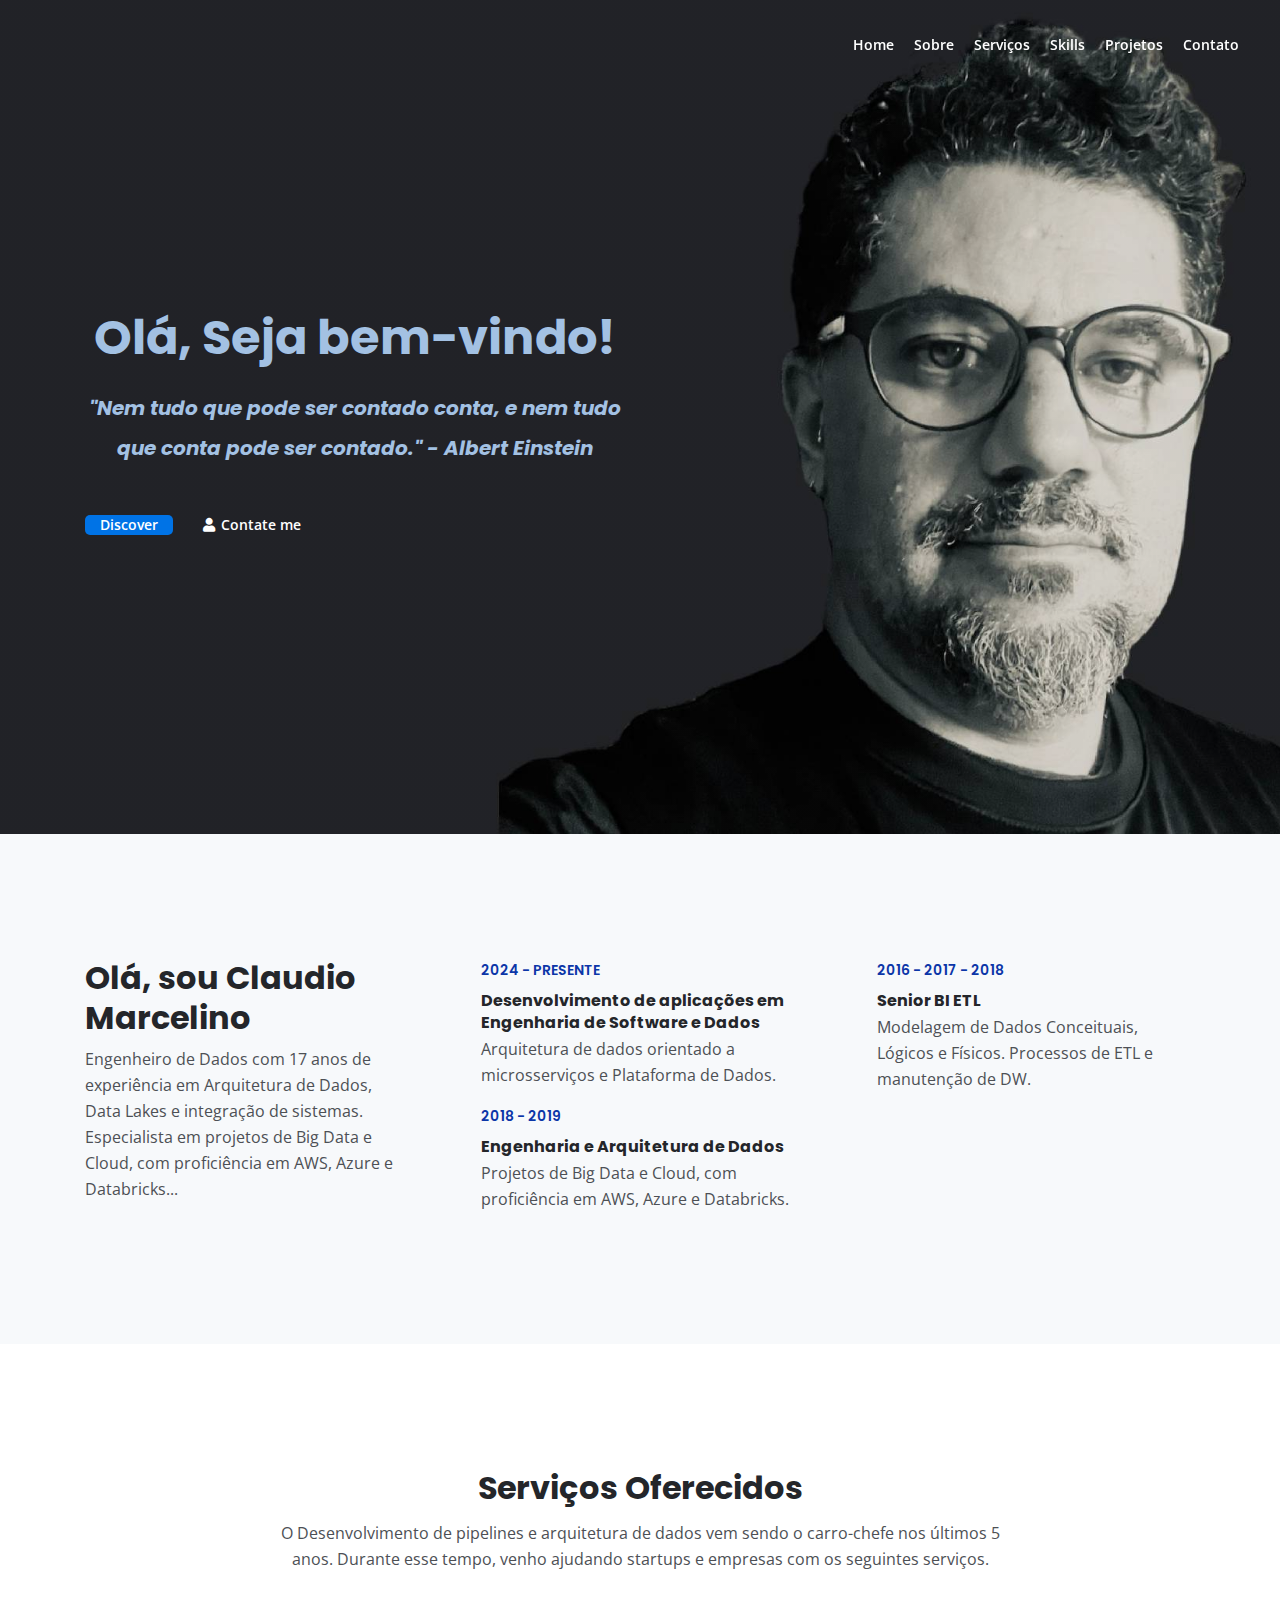
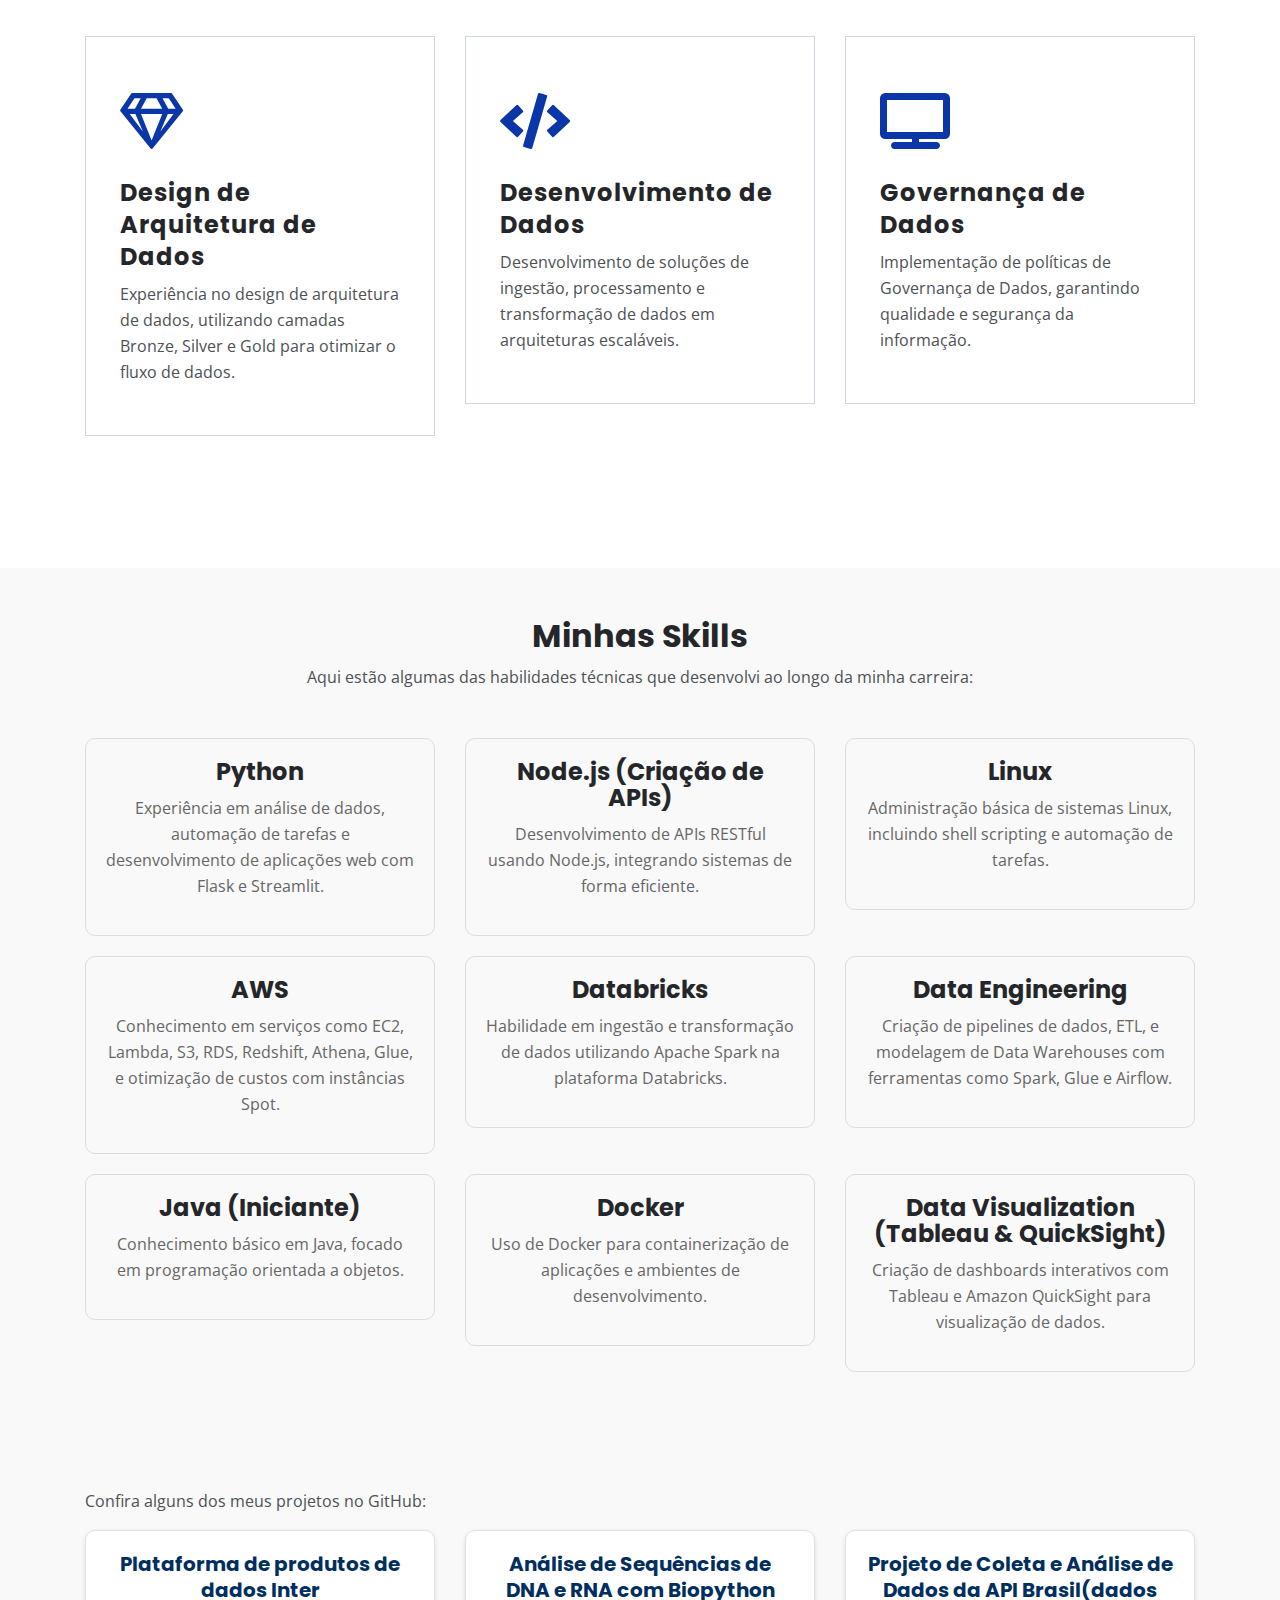
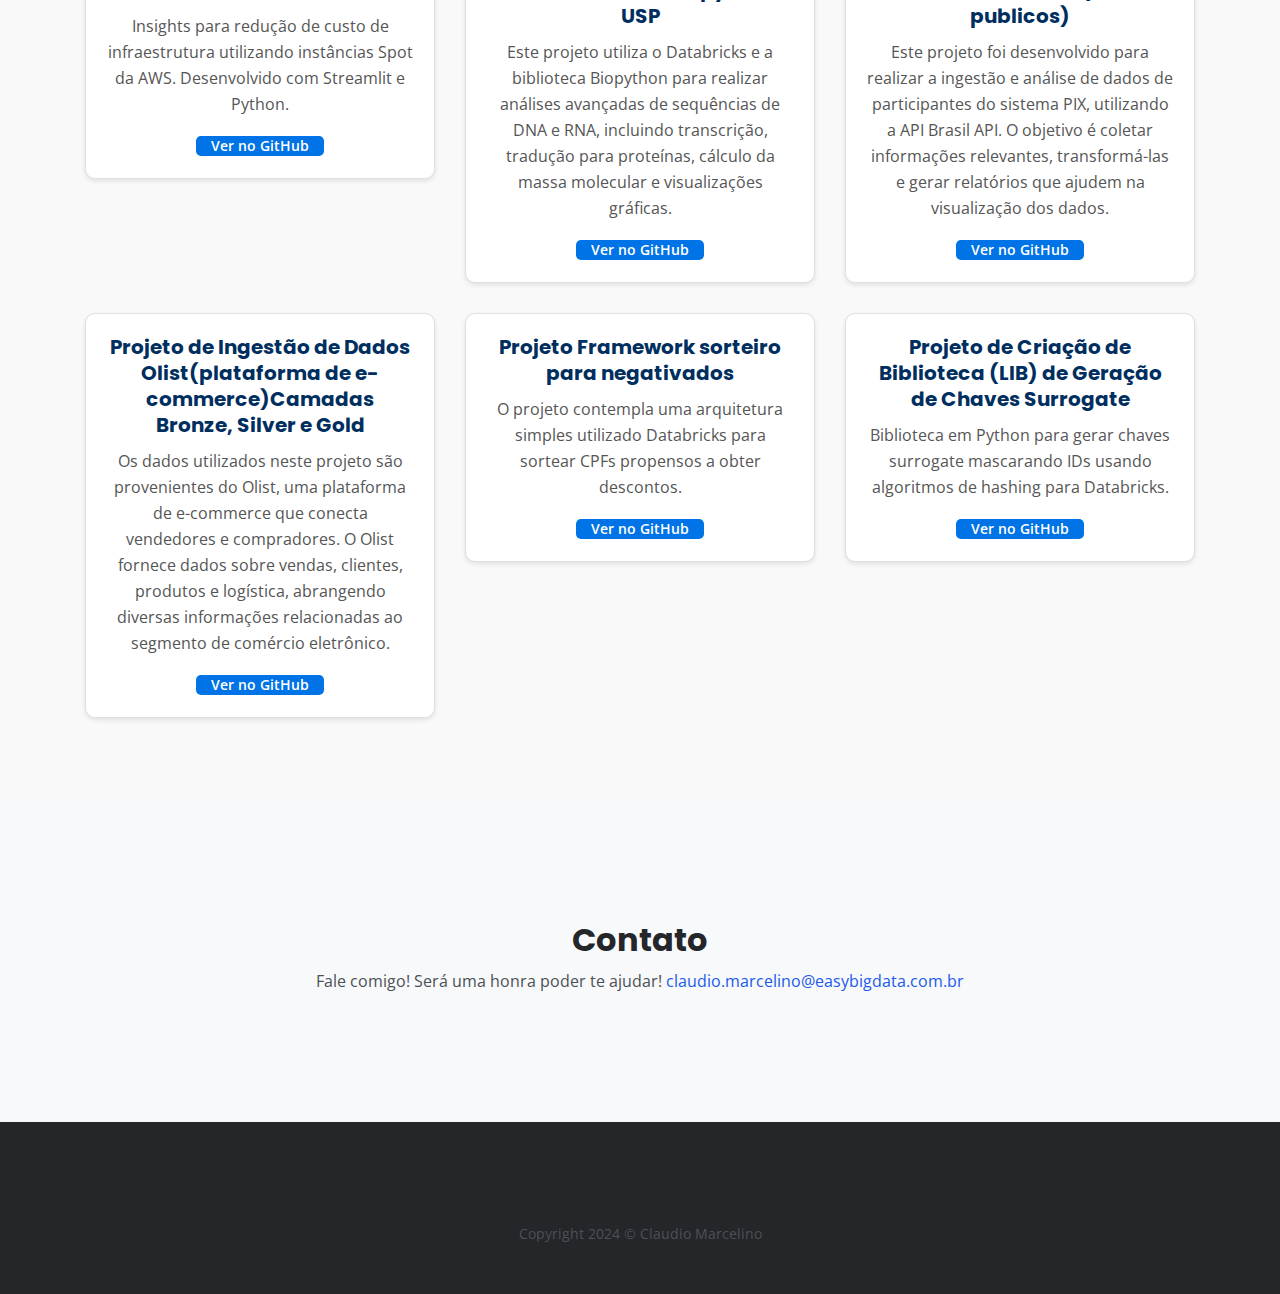
<file: docs/index.html>
<!DOCTYPE html>
<html lang="en">

<head>
    <meta charset="utf-8">
    <meta name="viewport" content="width=device-width, initial-scale=1, shrink-to-fit=no">
    <meta name="description" content="Your description">
    <meta name="author" content="Your name">
    
    <!-- SEO Meta Tags -->
    <meta name="description" content="Your description">
    <meta name="author" content="Your name">

    <!-- Webpage Title -->
    <title>Claudio Marcelino - Portfólio</title>

    <!-- Styles -->
    <link rel="preconnect" href="https://fonts.gstatic.com">
    <link href="https://fonts.googleapis.com/css2?family=Open+Sans:ital,wght@0,400;0,600;0,700;1,400&family=Poppins:wght@600&display=swap" rel="stylesheet">
    <link href="css/bootstrap.css" rel="stylesheet">
    <link href="css/fontawesome-all.css" rel="stylesheet">
    <link href="css/styles.css" rel="stylesheet">
</head>

<body>
    <!-- Navigation -->
    <nav class="navbar navbar-expand-lg fixed-top navbar-dark">
        <div class="container">
            <button class="navbar-toggler p-0 border-0" type="button" data-toggle="offcanvas">
                <span class="navbar-toggler-icon"></span>
            </button>

            <div class="navbar-collapse offcanvas-collapse" id="navbarsExampleDefault">
                <ul class="navbar-nav ml-auto">
                    <li class="nav-item">
                        <a class="nav-link page-scroll" href="#header">Home</a>
                    </li>
                    <li class="nav-item">
                        <a class="nav-link page-scroll" href="#sobre">Sobre</a>
                    </li>
                    <li class="nav-item">
                        <a class="nav-link page-scroll" href="#servicos">Serviços</a>
                    </li>
                    <li class="nav-item">
                        <a class="nav-link page-scroll" href="#skills">Skills</a>
                    </li>
                    <li class="nav-item">
                        <a class="nav-link page-scroll" href="#projetos">Projetos</a>
                    </li>
                    <li class="nav-item">
                        <a class="nav-link page-scroll" href="#contact">Contato</a>
                    </li>
                </ul>
            </div>
        </div>
    </nav>

    <!-- Header -->
    <header id="header" class="header">
        <div class="container">
            <div class="row">
                <div class="col-lg-6">
                    <div class="text-container">
                        <h1 class="h1-large">Olá, Seja bem-vindo!</h1>
                        <h2 class="h1-large">"Nem tudo que pode ser contado conta, e nem tudo que conta pode ser contado." - Albert Einstein</h2>
                        <a class="btn-solid-lg page-scroll" href="#sobre">Discover</a>
                        <a class="btn-outline-lg page-scroll" href="#contact"><i class="fas fa-user"></i>Contate me</a>
                    </div>
                </div>
            </div>
        </div>
    </header>

    <!-- Sobre -->
    <div id="sobre" class="basic-1 bg-gray">
        <div class="container">
            <div class="row">
                <div class="col-lg-4">
                    <div class="text-container first">
                        <h2>Olá, sou Claudio Marcelino</h2>
                        <p>Engenheiro de Dados com 17 anos de experiência em Arquitetura de Dados, Data Lakes e integração de sistemas. Especialista em projetos de Big Data e Cloud, com proficiência em AWS, Azure e Databricks...</p>
                    </div>
                </div>
                <div class="col-lg-4">
                    <div class="text-container second">
                        <div class="time">2024 - PRESENTE</div>
                        <h6>Desenvolvimento de aplicações em Engenharia de Software e Dados</h6>
                        <p>Arquitetura de dados orientado a microsserviços e Plataforma de Dados.</p>
                        <div class="time">2018 - 2019</div>
                        <h6>Engenharia e Arquitetura de Dados</h6>
                        <p>Projetos de Big Data e Cloud, com proficiência em AWS, Azure e Databricks.</p>
                    </div>
                </div>
                <div class="col-lg-4">
                    <div class="text-container third">
                        <div class="time">2016 - 2017 - 2018</div>
                        <h6>Senior BI ETL</h6>
                        <p>Modelagem de Dados Conceituais, Lógicos e Físicos. Processos de ETL e manutenção de DW.</p>
                    </div>
                </div>
            </div>
        </div>
    </div>

    <!-- Services -->
    <div id="servicos" class="basic-2">
        <div class="container">
            <div class="row">
                <div class="col-lg-12">
                    <h2 class="h2-heading">Serviços Oferecidos</h2>
                    <p class="p-heading">O Desenvolvimento de pipelines e arquitetura de dados vem sendo o carro-chefe nos últimos 5 anos. Durante esse tempo, venho ajudando startups e empresas com os seguintes serviços.</p>
                </div>
            </div>
            <div class="row">
                <div class="col-lg-4">
                    <div class="text-box">
                        <i class="far fa-gem"></i>
                        <h4>Design de Arquitetura de Dados</h4>
                        <p>Experiência no design de arquitetura de dados, utilizando camadas Bronze, Silver e Gold para otimizar o fluxo de dados.</p>
                    </div>
                </div>
                <div class="col-lg-4">
                    <div class="text-box">
                        <i class="fas fa-code"></i>
                        <h4>Desenvolvimento de Dados</h4>
                        <p>Desenvolvimento de soluções de ingestão, processamento e transformação de dados em arquiteturas escaláveis.</p>
                    </div>
                </div>
                <div class="col-lg-4">
                    <div class="text-box">
                        <i class="fas fa-tv"></i>
                        <h4>Governança de Dados</h4>
                        <p>Implementação de políticas de Governança de Dados, garantindo qualidade e segurança da informação.</p>
                    </div>
                </div>
            </div>
        </div>
    </div>

    <!-- Skills Section -->
    <section id="skills" class="pt-5 pb-5">
        <div class="container">
            <div class="row">
                <div class="col-lg-12 text-center">
                    <h2>Minhas Skills</h2>
                    <p class="mb-5">Aqui estão algumas das habilidades técnicas que desenvolvi ao longo da minha carreira:</p>
                </div>
            </div>
            <div class="row">
                <div class="col-lg-4">
                    <div class="skill-card">
                        <h5>Python</h5>
                        <p>Experiência em análise de dados, automação de tarefas e desenvolvimento de aplicações web com Flask e Streamlit.</p>
                    </div>
                </div>
                <div class="col-lg-4">
                    <div class="skill-card">
                        <h5>Node.js (Criação de APIs)</h5>
                        <p>Desenvolvimento de APIs RESTful usando Node.js, integrando sistemas de forma eficiente.</p>
                    </div>
                </div>
                <div class="col-lg-4">
                    <div class="skill-card">
                        <h5>Linux</h5>
                        <p>Administração básica de sistemas Linux, incluindo shell scripting e automação de tarefas.</p>
                    </div>
                </div>
            </div>
            <div class="row">
                <div class="col-lg-4">
                    <div class="skill-card">
                        <h5>AWS</h5>
                        <p>Conhecimento em serviços como EC2, Lambda, S3, RDS, Redshift, Athena, Glue, e otimização de custos com instâncias Spot.</p>
                    </div>
                </div>
                <div class="col-lg-4">
                    <div class="skill-card">
                        <h5>Databricks</h5>
                        <p>Habilidade em ingestão e transformação de dados utilizando Apache Spark na plataforma Databricks.</p>
                    </div>
                </div>
                <div class="col-lg-4">
                    <div class="skill-card">
                        <h5>Data Engineering</h5>
                        <p>Criação de pipelines de dados, ETL, e modelagem de Data Warehouses com ferramentas como Spark, Glue e Airflow.</p>
                    </div>
                </div>
            </div>
            <div class="row">
                <div class="col-lg-4">
                    <div class="skill-card">
                        <h5>Java (Iniciante)</h5>
                        <p>Conhecimento básico em Java, focado em programação orientada a objetos.</p>
                    </div>
                </div>
                <div class="col-lg-4">
                    <div class="skill-card">
                        <h5>Docker</h5>
                        <p>Uso de Docker para containerização de aplicações e ambientes de desenvolvimento.</p>
                    </div>
                </div>
                <div class="col-lg-4">
                    <div class="skill-card">
                        <h5>Data Visualization (Tableau & QuickSight)</h5>
                        <p>Criação de dashboards interativos com Tableau e Amazon QuickSight para visualização de dados.</p>
                    </div>
                </div>
            </div>
        </div>
    </section>

    <!-- Projetos -->
    <div id="projetos" class="ex-basic-1 pt-5 pb-5">
        <div class="container">
            <div class="row">
                <div class="col-lg-12">
                    <p>Confira alguns dos meus projetos no GitHub:</p>
                </div>
            </div>
            <div class="row">
                <div class="col-lg-4">
                    <div class="project-card">
                        <h5>Plataforma de produtos de dados Inter</h5>
                        <p>Insights para redução de custo de infraestrutura utilizando instâncias Spot da AWS. Desenvolvido com Streamlit e Python.</p>
                        <a href="https://github.com/claudioMjedi1979/teste-inter-streamlit" class="btn-solid-lg">Ver no GitHub</a>
                    </div>
                </div>
                <div class="col-lg-4">
                    <div class="project-card">
                        <h5>Análise de Sequências de DNA e RNA com Biopython USP</h5>
                        <p>Este projeto utiliza o Databricks e a biblioteca Biopython para realizar análises avançadas de sequências de DNA e RNA, incluindo transcrição, tradução para proteínas, cálculo da massa molecular e visualizações gráficas. </p>
                        <a href="https://github.com/claudioMjedi1979/dna-bio-python" class="btn-solid-lg">Ver no GitHub</a>
                    </div>
                </div>
                <div class="col-lg-4">
                    <div class="project-card">
                        <h5>Projeto de Coleta e Análise de Dados da API Brasil(dados publicos)</h5>
                        <p>Este projeto foi desenvolvido para realizar a ingestão e análise de dados de participantes do sistema PIX, utilizando a API Brasil API. O objetivo é coletar informações relevantes, transformá-las e gerar relatórios que ajudem na visualização dos dados.</p>
                        <a href="https://github.com/claudioMjedi1979/brasil-api-pix" class="btn-solid-lg">Ver no GitHub</a>
                    </div>
                </div>
                <div class="col-lg-4">
                    <div class="project-card">
                        <h5>Projeto de Ingestão de Dados Olist(plataforma de e-commerce)Camadas Bronze, Silver e Gold</h5>
                        <p>Os dados utilizados neste projeto são provenientes do Olist, uma plataforma de e-commerce que conecta vendedores e compradores. O Olist fornece dados sobre vendas, clientes, produtos e logística, abrangendo diversas informações relacionadas ao segmento de comércio eletrônico.</p>
                        <a href="https://github.com/claudioMjedi1979/ingestao-bronze-silver-gold" class="btn-solid-lg">Ver no GitHub</a>
                    </div>
                </div>
                <div class="col-lg-4">
                    <div class="project-card">
                        <h5>Projeto Framework sorteiro para negativados</h5>
                        <p> O projeto contempla uma arquitetura simples utilizado Databricks para sortear CPFs propensos a obter descontos.</p>
                        <a href="https://github.com/claudioMjedi1979/framework-negativados" class="btn-solid-lg">Ver no GitHub</a>
                    </div>
                </div>
                <div class="col-lg-4">
    <div class="project-card">
        <h5>Projeto de Criação de Biblioteca (LIB) de Geração de Chaves Surrogate</h5>
        <p>Biblioteca em Python para gerar chaves surrogate mascarando IDs usando algoritmos de hashing para Databricks.</p>
        <a href="https://github.com/claudioMjedi1979/surrogate-key-generator" class="btn-solid-lg" target="_blank" rel="noopener noreferrer">Ver no GitHub</a>
    </div>
</div>
            </div>
        </div>
    </div>
</div>

    <!-- Contact -->
    <div id="contact" class="form-1 bg-gray">
        <div class="container">
            <h2>Contato</h2>
            <p>Fale comigo! Será uma honra poder te ajudar! <a class="blue no-line" href="mailto:claudio.marcelino@easybigdata.com.br">claudio.marcelino@easybigdata.com.br</a></p>
        </div>
    </div>

    <!-- Footer -->
    <div class="footer bg-gray">
        <div class="container">
            <p class="p-small">Copyright 2024 © Claudio Marcelino</p>
        </div>
    </div>

    <!-- Scripts -->
    <script src="js/jquery.min.js"></script>
    <script src="js/bootstrap.min.js"></script>
    <script src="js/jquery.easing.min.js"></script>
    <script src="js/scripts.js"></script>
</body>

</html>
</file>
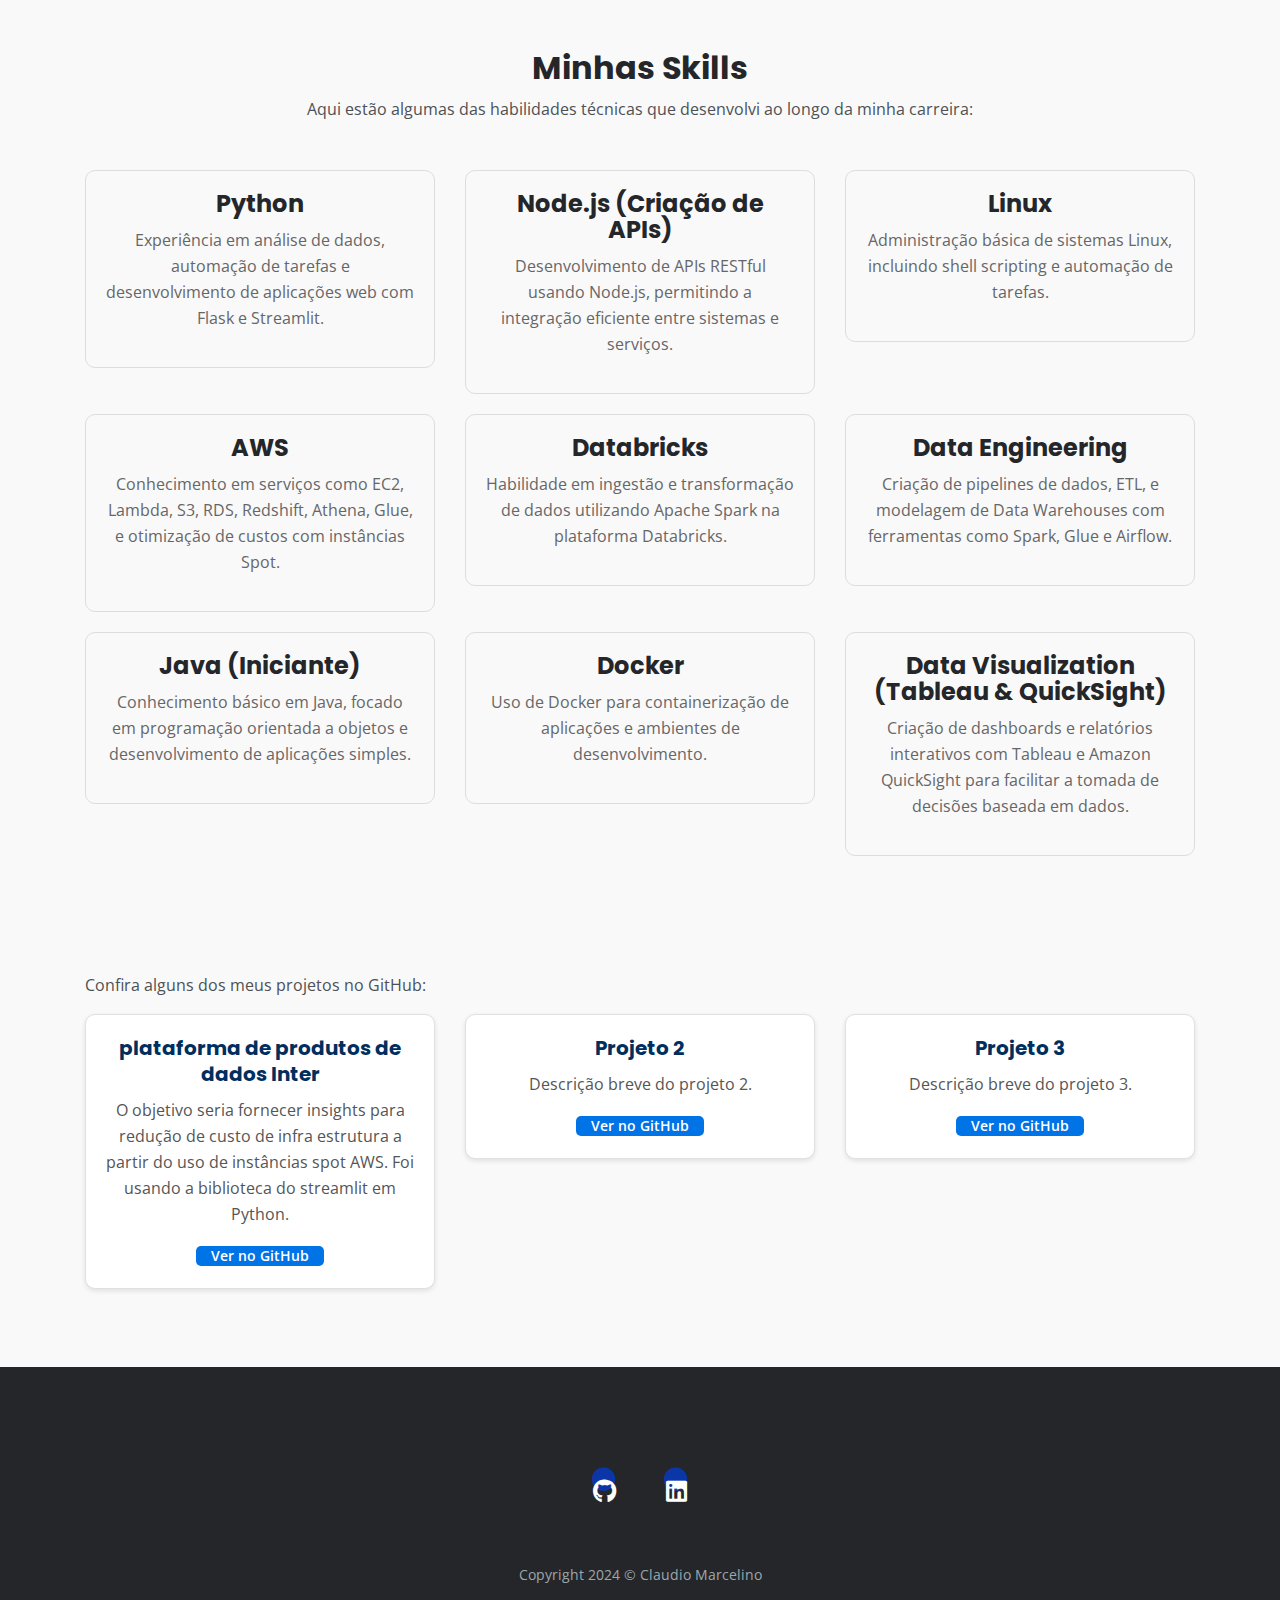
<file: docs/project.html>
<!DOCTYPE html>
<html lang="en">
<head>
    <meta charset="utf-8">
    <meta name="viewport" content="width=device-width, initial-scale=1, shrink-to-fit=no">
    <meta name="description" content="Your description">
    <meta name="author" content="Your name">

    <!-- Webpage Title -->
    <title>Claudio Marcelino - Portfólio</title>

    <!-- Styles -->
    <link rel="preconnect" href="https://fonts.gstatic.com">
    <link href="https://fonts.googleapis.com/css2?family=Open+Sans:ital,wght@0,400;0,600;0,700;1,400&family=Poppins:wght@600&display=swap" rel="stylesheet">
    <link href="css/bootstrap.css" rel="stylesheet">
    <link href="css/fontawesome-all.css" rel="stylesheet">
    <link href="css/styles.css" rel="stylesheet">
</head>
<body>
    
    <!-- Navigation and other sections -->

    <!-- Skills Section -->
    <section id="skills" class="pt-5 pb-5">
        <div class="container">
            <div class="row">
                <div class="col-lg-12 text-center">
                    <h2>Minhas Skills</h2>
                    <p class="mb-5">Aqui estão algumas das habilidades técnicas que desenvolvi ao longo da minha carreira:</p>
                </div> <!-- end of col -->
            </div> <!-- end of row -->
            <div class="row">
                <div class="col-lg-4">
                    <div class="skill-card">
                        <h5>Python</h5>
                        <p>Experiência em análise de dados, automação de tarefas e desenvolvimento de aplicações web com Flask e Streamlit.</p>
                    </div>
                </div> <!-- end of col -->
                <div class="col-lg-4">
                    <div class="skill-card">
                        <h5>Node.js (Criação de APIs)</h5>
                        <p>Desenvolvimento de APIs RESTful usando Node.js, permitindo a integração eficiente entre sistemas e serviços.</p>
                    </div>
                </div> <!-- end of col -->
                <div class="col-lg-4">
                    <div class="skill-card">
                        <h5>Linux</h5>
                        <p>Administração básica de sistemas Linux, incluindo shell scripting e automação de tarefas.</p>
                    </div>
                </div> <!-- end of col -->
            </div> <!-- end of row -->

            <div class="row">
                <div class="col-lg-4">
                    <div class="skill-card">
                        <h5>AWS</h5>
                        <p>Conhecimento em serviços como EC2, Lambda, S3, RDS, Redshift, Athena, Glue, e otimização de custos com instâncias Spot.</p>
                    </div>
                </div> <!-- end of col -->
                <div class="col-lg-4">
                    <div class="skill-card">
                        <h5>Databricks</h5>
                        <p>Habilidade em ingestão e transformação de dados utilizando Apache Spark na plataforma Databricks.</p>
                    </div>
                </div> <!-- end of col -->
                <div class="col-lg-4">
                    <div class="skill-card">
                        <h5>Data Engineering</h5>
                        <p>Criação de pipelines de dados, ETL, e modelagem de Data Warehouses com ferramentas como Spark, Glue e Airflow.</p>
                    </div>
                </div> <!-- end of col -->
            </div> <!-- end of row -->

            <div class="row">
                <div class="col-lg-4">
                    <div class="skill-card">
                        <h5>Java (Iniciante)</h5>
                        <p>Conhecimento básico em Java, focado em programação orientada a objetos e desenvolvimento de aplicações simples.</p>
                    </div>
                </div> <!-- end of col -->
                <div class="col-lg-4">
                    <div class="skill-card">
                        <h5>Docker</h5>
                        <p>Uso de Docker para containerização de aplicações e ambientes de desenvolvimento.</p>
                    </div>
                </div> <!-- end of col -->
                <div class="col-lg-4">
                    <div class="skill-card">
                        <h5>Data Visualization (Tableau & QuickSight)</h5>
                        <p>Criação de dashboards e relatórios interativos com Tableau e Amazon QuickSight para facilitar a tomada de decisões baseada em dados.</p>
                    </div>
                </div> <!-- end of col -->
            </div> <!-- end of row -->
        </div> <!-- end of container -->
    </section>
    <!-- end of Skills Section -->
     <!-- Seção de Projetos -->
    <div id="projetos" class="ex-basic-1 pt-5 pb-5">
        <div class="container">
            <div class="row">
                <div class="col-lg-12">
                    
                    <p>Confira alguns dos meus projetos no GitHub:</p>
                </div> <!-- end of col -->
            </div> <!-- end of row -->
            <div class="row">
                <div class="col-lg-4">
                    <div class="project-card">
                        <h5>plataforma de produtos de dados Inter</h5>
                        <p>O objetivo seria fornecer insights para redução de custo de infra estrutura a partir do uso de instâncias spot AWS. Foi usando a biblioteca do streamlit em Python.</p>
                        <a href="https://github.com/claudioMjedi1979/teste-inter-streamlit" class="btn-solid-lg">Ver no GitHub</a>
                    </div>
                </div> <!-- end of col -->
                <div class="col-lg-4">
                    <div class="project-card">
                        <h5>Projeto 2</h5>
                        <p>Descrição breve do projeto 2.</p>
                        <a href="https://github.com/seu-usuario/projeto2" class="btn-solid-lg">Ver no GitHub</a>
                    </div>
                </div> <!-- end of col -->
                <div class="col-lg-4">
                    <div class="project-card">
                        <h5>Projeto 3</h5>
                        <p>Descrição breve do projeto 3.</p>
                        <a href="https://github.com/seu-usuario/projeto3" class="btn-solid-lg">Ver no GitHub</a>
                    </div>
                </div> <!-- end of col -->
            </div> <!-- end of row -->
        </div> <!-- end of container -->
    </div> <!-- end of ex-basic-1 -->
    <!-- end of projetos -->

    <!-- Footer -->
    <div class="footer bg-gray">
        <div class="container">
            <div class="row">
                <div class="col-lg-12">
                    <div class="social-container">
                        <!-- GitHub Icon -->
                        <span class="fa-stack">
                            <a href="https://github.com/claudioMjedi1979" target="_blank">
                                <i class="fas fa-circle fa-stack-2x"></i>
                                <i class="fab fa-github fa-stack-1x"></i>
                            </a>
                        </span>
                        <!-- LinkedIn Icon -->
                        <span class="fa-stack">
                            <a href="https://www.linkedin.com/in/claudio-marcelino-a0006324/" target="_blank">
                                <i class="fas fa-circle fa-stack-2x"></i>
                                <i class="fab fa-linkedin fa-stack-1x"></i>
                            </a>
                        </span>
                    </div> <!-- end of social-container -->
                </div> <!-- end of col -->
            </div> <!-- end of row -->
        </div> <!-- end of container -->
    </div> <!-- end of footer -->

    <!-- Copyright -->
    <div class="copyright bg-gray">
        <div class="container">
            <div class="row">
                <div class="col-lg-12">
                    <p class="p-small">Copyright 2024 © <a class="no-line" href="#your-link">Claudio Marcelino</a></p>
                </div> <!-- end of col -->
            </div> <!-- enf of row -->
        </div> <!-- end of container -->



    
    <!-- Scripts -->
    <script src="js/jquery.min.js"></script> <!-- jQuery for Bootstrap's JavaScript plugins -->
    <script src="js/bootstrap.min.js"></script> <!-- Bootstrap framework -->
    <script src="js/jquery.easing.min.js"></script> <!-- jQuery Easing for smooth scrolling between anchors -->
    <script src="js/scripts.js"></script> <!-- Custom scripts -->
</body>
</html>


    <!-- Projects Section (already present) -->
    
    <!-- Footer and other sections -->

    <!-- Scripts -->
</file>
<file: docs/css/styles.css>
/* Description: Master CSS file */

/*****************************************
Table Of Contents:
- General Styles
- Navigation
- Header
- About
- Services
- Details
- Projects
- Works
- Testimonials
- Questions
- Contact
- Footer 
- Copyright
- Back To Top Button
- Extra Pages
- Media Queries
******************************************/

/*****************************************
Colors:
- Backgrounds, navbar - black #24262a
- Backgrounds - light gray #f7f9fb
- Buttons, icons - blue #0b36a8
- Headings text - black #24262a
- Body text - dark gray #4d5055
******************************************/


/**************************/
/*     General Styles     */
/**************************/
body,
html {
    width: 100%;
	height: 100%;
}

body, p {
	color: #4d5055; 
	font: 400 1rem/1.625rem "Open Sans", sans-serif;
}

h1 {
	color: #24262a;
	font-weight: 700;
	font-size: 2.5rem;
	line-height: 3.25rem;
	font-family: "Poppins"
}

h2 {
	color: #24262a;
	font-weight: 700;
	font-size: 2rem;
	line-height: 2.5rem;
	font-family: "Poppins"
}

h3 {
	color: #24262a;
	font-weight: 700;
	font-size: 1.75rem;
	line-height: 2.25rem;
	font-family: "Poppins"
}

h4 {
	color: #24262a;
	font-weight: 700;
	font-size: 1.5rem;
	line-height: 2rem;
	font-family: "Poppins"
}

h5 {
	color: #24262a;
	font-weight: 700;
	font-size: 1.25rem;
	line-height: 1.625rem;
	font-family: "Poppins"
}

h6 {
	color: #24262a;
	font-weight: 700;
	font-size: 1rem;
	line-height: 1.375rem;
	font-family: "Poppins"
}

.p-large {
	font-size: 1.125rem;
	line-height: 1.75rem;
}

.p-small {
	font-size: 0.875rem;
	line-height: 1.5rem;
}

.testimonial-text {
	font-style: italic;
}

.testimonial-author {
	font-weight: 700;
	font-size: 1rem;
	line-height: 1.5rem;
}

.li-space-lg li {
	margin-bottom: 0.5rem;
}

a {
	color: #4d5055;
	text-decoration: underline;
}

a:hover {
	color: #4d5055;
	text-decoration: underline;
}

.no-line {
	text-decoration: none;
}

.no-line:hover {
	text-decoration: none;
}

.blue {
	color: #2259ec;
}

.bg-gray {
	background-color: #f7f9fb;
}

.section-divider {
	display: block;
	height: 1px;
	margin: 0;
	border: none;
	background-color: #d3dae2;
}

.btn-solid-reg {
	display: inline-block;
	padding: 1.375rem 2.25rem 1.375rem 2.25rem;
	border: 1px solid #0b36a8;
	background-color: #0b36a8;
	color: #ffffff;
	font-weight: 600;
	font-size: 0.875rem;
	line-height: 0;
	text-decoration: none;
	transition: all 0.2s;
}

.btn-solid-reg:hover {
	background-color: transparent;
	color: #0b36a8; /* needs to stay here because of the color property of a tag */
	text-decoration: none;
}

.btn-solid-lg {
	display: inline-block;
	padding: 1.625rem 2.625rem 1.625rem 2.625rem;
	border: 1px solid #0b36a8;
	background-color: #0b36a8;
	color: #ffffff;
	font-weight: 600;
	font-size: 0.875rem;
	line-height: 0;
	text-decoration: none;
	transition: all 0.2s;
}

.btn-solid-lg:hover {
	background-color: transparent;
	color: #0b36a8; /* needs to stay here because of the color property of a tag */
	text-decoration: none;
}

.btn-outline-reg {
	display: inline-block;
	padding: 1.375rem 2.25rem 1.375rem 2.25rem;
	border: 1px solid #24262a;
	background-color: transparent;
	color: #24262a;
	font-weight: 600;
	font-size: 0.875rem;
	line-height: 0;
	text-decoration: none;
	transition: all 0.2s;
}

.btn-outline-reg:hover {
	background-color: #24262a;
	color: #ffffff;
	text-decoration: none;
}

.btn-outline-lg {
	display: inline-block;
	padding: 1.625rem 2.625rem 1.625rem 2.625rem;
	border: 1px solid #24262a;
	background-color: transparent;
	color: #24262a;
	font-weight: 600;
	font-size: 0.875rem;
	line-height: 0;
	text-decoration: none;
	transition: all 0.2s;
}

.btn-outline-lg:hover {
	background-color: #24262a;
	color: #ffffff;
	text-decoration: none;
}

.btn-outline-sm {
	display: inline-block;
	padding: 1rem 1.5rem 1rem 1.5rem;
	border: 1px solid #24262a;
	background-color: transparent;
	color: #24262a;
	font-weight: 600;
	font-size: 0.875rem;
	line-height: 0;
	text-decoration: none;
	transition: all 0.2s;
}

.btn-outline-sm:hover {
	background-color: #24262a;
	color: #ffffff;
	text-decoration: none;
}

.form-group {
	position: relative;
	margin-bottom: 1.25rem;
}

.label-control {
	position: absolute;
	top: 0.875rem;
	left: 1.5rem;
	color: #7d838a;
	opacity: 1;
	font-size: 0.875rem;
	line-height: 1.375rem;
	cursor: text;
	transition: all 0.2s ease;
}

.form-control-input:focus + .label-control,
.form-control-input.notEmpty + .label-control,
.form-control-textarea:focus + .label-control,
.form-control-textarea.notEmpty + .label-control {
	top: 0.125rem;
	color: #4d5055;
	opacity: 1;
	font-size: 0.75rem;
	font-weight: 700;
}

.form-control-input,
.form-control-select {
	display: block; /* needed for proper display of the label in Firefox, IE, Edge */
	width: 100%;
	padding-top: 1.125rem;
	padding-bottom: 0.125rem;
	padding-left: 1.5rem;
	border: 1px solid #cbcbd1;
	background-color: #ffffff;
	color: #4d5055;
	font-size: 0.875rem;
	line-height: 1.875rem;
	transition: all 0.2s;
	-webkit-appearance: none; /* removes inner shadow on form inputs on ios safari */
}

.form-control-select {
	padding-top: 0.5rem;
	padding-bottom: 0.5rem;
	height: 3.25rem;
	color: #7d838a;
}

select {
    /* you should keep these first rules in place to maintain cross-browser behavior */
    -webkit-appearance: none;
	-moz-appearance: none;
	-ms-appearance: none;
    -o-appearance: none;
    appearance: none;
    background-image: url('../images/down-arrow.png');
    background-position: 96% 50%;
    background-repeat: no-repeat;
    outline: none;
}

.form-control-textarea {
	display: block; /* used to eliminate a bottom gap difference between Chrome and IE/FF */
	width: 100%;
	height: 14rem; /* used instead of html rows to normalize height between Chrome and IE/FF */
	padding-top: 1.5rem;
	padding-left: 1.3125rem;
	border: 1px solid #cbcbd1;
	background-color: #ffffff;
	color: #4d5055;
	font-size: 0.875rem;
	line-height: 1.5rem;
	transition: all 0.2s;
}

.form-control-input:focus,
.form-control-select:focus,
.form-control-textarea:focus {
	border: 1px solid #a1a1a1;
	outline: none; /* Removes blue border on focus */
}

.form-control-input:hover,
.form-control-select:hover,
.form-control-textarea:hover {
	border: 1px solid #a1a1a1;
}

.checkbox {
	font-size: 0.75rem;
	line-height: 1.25rem;
}

input[type='checkbox'] {
	vertical-align: -10%;
	margin-right: 0.5rem;
}

.form-control-submit-button {
	display: inline-block;
	width: 100%;
	height: 3.25rem;
	border: 1px solid #0b36a8;
	border-radius: 32px;
	background-color: #0b36a8;
	color: #ffffff;
	font-weight: 600;
	font-size: 0.875rem;
	line-height: 0;
	cursor: pointer;
	transition: all 0.2s;
}

.form-control-submit-button:hover {
	border: 1px solid #24262a;
	background-color: transparent;
	color: #24262a;
}


/**********************/
/*     Navigation     */
/**********************/
.navbar {
	background-color: #24262a;
	font-weight: 600;
	font-size: 0.875rem;
	line-height: 0.875rem;
	box-shadow: 0 1px 6px 0 rgba(0, 0, 0, 0.025);
}

.navbar .navbar-brand {
	padding-top: 0.125rem;
	padding-bottom: 0.125rem;
}

.navbar .logo-image img {
    width: 118px;
	height: 36px;
}

.navbar .logo-text {
	color: #ffffff;
	font-weight: 700;
	font-size: 1.875rem;
	line-height: 1rem;
	text-decoration: none;
}

.offcanvas-collapse {
	position: fixed;
	top: 3.25rem; /* adjusts the height between the top of the page and the offcanvas menu */
	bottom: 0;
	left: 100%;
	width: 100%;
	padding-right: 1rem;
	padding-left: 1rem;
	overflow-y: auto;
	visibility: hidden;
	background-color: #24262a;
	transition: visibility .3s ease-in-out, -webkit-transform .3s ease-in-out;
	transition: transform .3s ease-in-out, visibility .3s ease-in-out;
	transition: transform .3s ease-in-out, visibility .3s ease-in-out, -webkit-transform .3s ease-in-out;
}

.offcanvas-collapse.open {
	visibility: visible;
	-webkit-transform: translateX(-100%);
	transform: translateX(-100%);
}

.navbar .navbar-nav {
	margin-top: 0.75rem;
	margin-bottom: 0.5rem;
}

.navbar .nav-item .nav-link {
	padding-top: 0.625rem;
	padding-bottom: 0.625rem;
	color: #ffffff;
	text-decoration: none;
	transition: all 0.2s ease;
}

.navbar .nav-item.dropdown.show .nav-link,
.navbar .nav-item .nav-link:hover,
.navbar .nav-item .nav-link.active {
	color: #9c9ead;
}

/* Dropdown Menu */
.navbar .dropdown .dropdown-menu {
	animation: fadeDropdown 0.2s; /* required for the fade animation */
}

@keyframes fadeDropdown {
    0% {
        opacity: 0;
    }

    100% {
        opacity: 1;
	}
}

.navbar .dropdown-menu {
	margin-top: 0.5rem;
	margin-bottom: 0.5rem;
	border: none;
	background-color: #24262a;
}

.navbar .dropdown-item {
	padding-top: 0.5rem;
	padding-bottom: 0.5rem;
	color: #ffffff;
	font-weight: 600;
	font-size: 0.875rem;
	line-height: 0.875rem;
	text-decoration: none;
}

.navbar .dropdown-item:hover {
	background-color: #24262a;
	color: #9c9ead;
}

.navbar .dropdown-divider {
	width: 100%;
	height: 1px;
	margin: 0.5rem auto 0.5rem auto;
	border: none;
	background-color: #505050;
}
/* end of dropdown menu */

.navbar .fa-stack {
	width: 2em;
	margin-right: 0.25rem;
	font-size: 0.75rem;
}

.navbar .fa-stack-2x {
	color: #0b36a8;
	transition: all 0.2s ease;
}

.navbar .fa-stack-1x {
	color: #ffffff;
	transition: all 0.2s ease;
}

.navbar .fa-stack:hover .fa-stack-2x {
	color: #ffffff;
}

.navbar .fa-stack:hover .fa-stack-1x {
	color: #0b36a8;
}

.navbar .navbar-toggler {
	padding: 0;
	border: none;
	font-size: 1.25rem;
}


/******************/
/*     Header     */
/******************/
.header {
	padding-top: 7rem;
	padding-bottom: 5.5rem;
	background: linear-gradient(rgba(0, 0, 0, 0.1), rgba(0, 0, 0, 0.1)), url('../images/header-background.jpg') center center no-repeat;
	background-size: cover;
	text-align: center;
}

.header .h1-large {
	margin-bottom: 1.5rem;
	color: #a3c1e3;
}

.header .btn-solid-lg:hover {
	border: 1px solid #ffffff;
	color: #ffffff;
}

.header .btn-outline-lg {
	padding: 1.625rem 1.625rem 1.625rem 1.625rem;
	border: none;
	color: #ffffff;
}

.header .btn-outline-lg:hover {
	background: transparent;
	color: #9c9ead;
	text-decoration: none;
}

.header .btn-outline-lg .fas {
	margin-right: 0.375rem;
}


/*****************/
/*     About     */
/*****************/
.basic-1 {
	padding-top: 7.75rem;
	padding-bottom: 5.25rem;
}

.basic-1 .text-container {
	margin-bottom: 3rem;
}

.basic-1 .time {
	margin-bottom: 0.5rem;
	color: #0b36a8;
	font-weight: 600;
	font-size: 0.875rem;
	line-height: 1.5rem;
	font-family: "Poppins";
}

.basic-1 h6 {
	margin-bottom: 0.125rem;
}


/********************/
/*     Services     */
/********************/
.basic-2 {
	padding-top: 7.75rem;
	padding-bottom: 5.25rem;
}

.basic-2 .h2-heading {
	margin-bottom: 0.75rem;
	text-align: center;
}

.basic-2 .p-heading {
	margin-bottom: 4rem;
	text-align: center;
}

.basic-2 .text-box {
	margin-bottom: 3rem;
	padding: 3.5rem 1rem 2.125rem 1rem;
	border: 1px solid #cfd7de;
}

.basic-2 .fas,
.basic-2 .far {
	margin-bottom: 1.75rem;
	color: #0b36a8;
	font-size: 3.5rem;
}

.basic-2 h4 {
	letter-spacing: 1px;
}


/*******************/
/*     Details     */
/*******************/
.split .area-1 {
	height: 430px;
	background: linear-gradient(to bottom right, rgba(25, 26, 29, 0.5), rgba(25, 26, 29, 0.5)), url('../images/details-background.jpg') center center no-repeat;
	background-size: cover;
}

.split .area-2 {
	padding-top: 7.75rem;
	padding-bottom: 7.75rem;
}

.split p {
	margin-bottom: 2.25rem;
}

.split .icons-container {
	margin-top: 3rem;
}

.split .icons-container img {
	width: 50px;
	margin-right: 0.625rem;
	margin-bottom: 0.75rem;
}


/********************/
/*     Projects     */
/********************/
.basic-3 {
	padding-top: 7.75rem;
	padding-bottom: 1rem;
}

.basic-3 .h2-heading {
	margin-bottom: 0.75rem;
	text-align: center;
}

.basic-3 .p-heading {
	margin-bottom: 4rem;
	text-align: center;
}

.basic-3 .text-container {
	margin-bottom: 4rem;
}

.basic-3 .image-container {
	margin-bottom: 1rem;
}

/* Hover Animation */
.basic-3 .image-container {
	overflow: hidden;
	margin-right: auto;
	margin-left: auto;
}

.basic-3 .image-container img {
	margin: 0;
	transition: all 0.2s;
}

.basic-3 .image-container:hover img {
	-moz-transform: scale(1.1);
	-webkit-transform: scale(1.1);
	transform: scale(1.1);
} 
/* end of hover animation */


/*****************/
/*     Works     */
/*****************/
.basic-4 {
	padding-bottom: 1rem;
}

.basic-4 .text-container {
	margin-bottom: 4rem;
}

.basic-4 .image-container {
	margin-bottom: 1rem;
}

/* Hover Animation */
.basic-4 .image-container {
	overflow: hidden;
	margin-right: auto;
	margin-left: auto;
}

.basic-4 .image-container img {
	margin: 0;
	transition: all 0.2s;
}

.basic-4 .image-container:hover img {
	-moz-transform: scale(1.15);
	-webkit-transform: scale(1.15);
	transform: scale(1.15);
} 
/* end of hover animation */


/************************/
/*     Testimonials     */
/************************/
.cards-1 {
	padding-top: 3rem;
	padding-bottom: 3.875rem;
}

.cards-1 .h2-heading {
	margin-bottom: 3rem;
	text-align: center;
}

.cards-1 .card {
	margin-bottom: 4rem;
	border: none;
}

.cards-1 .card-body {
	padding: 0;
	text-align: center;
}

.cards-1 .testimonial-text {
	margin-bottom: 1.625rem;
}

.cards-1 img {
	display: inline-block;
	width: 60px;
	margin-bottom: 0.875rem;
	border-radius: 50%;
}

.cards-1 .text {
	margin-top: 0.375rem;
}

.cards-1 .testimonial-author {
	color: #24262a;
}

.cards-1 .testimonial-author,
.cards-1 .occupation {
	font-size: 0.875rem;
	line-height: 1.375rem;
}


/*********************/
/*     Questions     */
/*********************/
.accordion-1 {
	padding-top: 7.75rem;
	padding-bottom: 6.75rem;
}

.accordion-1 .h2-heading {
	margin-bottom: 2.5rem;
	text-align: center;
}

.accordion-1 .card {
	margin-bottom: 1.75rem;
	border: none;
}

.accordion-1 .card-header {
	padding: 0;
	border: none;
	background-color: transparent;
}

.accordion-1 .card button {
	padding: 0;
	color: #24262a;
	font-weight: 600;
	font-size: 1.125rem;
	line-height: 1.75rem;
	font-family: 'Poppins';
}

.accordion-1 .card button:hover {
	text-decoration: none;
}

.accordion-1 .card button:before {
	float: left;
	margin-right: 0.625rem;
	font-family: 'Font Awesome 5 Free';
	font-weight: 900;
	content: "\f078";
	transition: all 0.2s;
}

.accordion-1 .card button.collapsed:before {
	-webkit-transform: rotate(180deg);
	-moz-transform: rotate(180deg);
	transform: rotate(180deg);
} 

.accordion-1 .card-body {
	padding: 0.75rem 1.5rem 0.5rem 1.5rem;
}


/*******************/
/*     Contact     */
/*******************/
.form-1 {
	padding-top: 7.75rem;
	padding-bottom: 7rem;
	text-align: center;
}

.form-1 .h2-heading {
	margin-bottom: 0.75rem;
	text-align: center;
}

.form-1 .p-heading {
	margin-bottom: 4rem;
}


/******************/
/*     Footer     */
/******************/
.footer {
	padding-top: 6.25rem;
	padding-bottom: 2rem;
	background-color: #24262a;
	text-align: center;
}

.footer a {
	text-decoration: none;
}

.footer .fa-stack {
	width: 2em;
	margin-bottom: 1.25rem;
	margin-right: 0.375rem;
	font-size: 1.5rem;
}

.footer .fa-stack .fa-stack-1x {
    color: #ffffff;
	transition: all 0.2s ease;
}

.footer .fa-stack .fa-stack-2x {
	color: #0b36a8;
	transition: all 0.2s ease;
}

.footer .fa-stack:hover .fa-stack-1x {
	color: #0b36a8;
}

.footer .fa-stack:hover .fa-stack-2x {
    color: #ffffff;
}


/*********************/
/*     Copyright     */
/*********************/
.copyright {
	padding-top: 1rem;
	padding-bottom: 1rem;
	background-color: #24262a;
	text-align: center;
}

.copyright .p-small {
	color: #9da6ac;
	text-align: center;
}

.copyright a {
	color: #9da6ac;
}


/******************************/
/*     Back To Top Button     */
/******************************/
a.back-to-top {
	position: fixed;
	z-index: 999;
	right: 12px;
	bottom: 12px;
	display: none;
	width: 42px;
	height: 42px;
	border-radius: 30px;
	background: #3a424d url("../images/up-arrow.png") no-repeat center 47%;
	background-size: 18px 18px;
	text-indent: -9999px;
}

a:hover.back-to-top {
	background-color: #0b36a8;
}


/***********************/
/*     Extra Pages     */
/***********************/
.ex-header {
	padding-top: 8.5rem;
	padding-bottom: 4rem;
	background-color: #24262a;
}

.ex-header h1 {
	color: #ffffff;
}

.ex-basic-1 .list-unstyled .fas {
	font-size: 0.375rem;
	line-height: 1.625rem;
}

.ex-basic-1 .list-unstyled .media-body {
	margin-left: 0.5rem;
}

.ex-basic-1 .text-box {
	padding: 1.25rem 1.25rem 0.5rem 1.25rem;
	background-color: #f7f9fb;
}

.ex-cards-1 .card {
	border: none;
	background-color: transparent;
}

.ex-cards-1 .card .fa-stack {
	width: 2em;
	font-size: 1.125rem;
}

.ex-cards-1 .card .fa-stack-2x {
	color: #0b36a8;
}

.ex-cards-1 .card .fa-stack-1x {
	color: #ffffff;
	font-weight: 700;
	line-height: 2.125rem;
}

.ex-cards-1 .card .list-unstyled .media-body {
	margin-left: 0.75rem;
}

.ex-cards-1 .card .list-unstyled .media-body h5 {
	margin-top: 0.125rem;
	margin-bottom: 0.375rem;
}


/*************************/
/*     Media Queries     */
/*************************/	
/* Min-width 768px */
@media (min-width: 768px) {

	/* Header */
	.header {
		padding-top: 11rem;
		padding-bottom: 9rem;
	}
	/* end of header */


	/* Services */
	.basic-2 .text-box {
		padding-right: 2.125rem;
		padding-left: 2.125rem;
	}
	/* end of services */


	/* Extra Pages */
	.ex-basic-1 .text-box {
		padding: 1.75rem 2rem 0.875rem 2rem;
	}
	/* end of extra pages */
}
/* end of min-width 768px */


/* Min-width 992px */
@media (min-width: 992px) {
	
	/* General Styles */
	.h2-heading {
		width: 35.25rem;
		margin-right: auto;
		margin-left: auto;
	}

	.p-heading {
		width: 46rem;
		margin-right: auto;
		margin-left: auto;
	}
	/* end of general styles */


	/* Navigation */
	.navbar {
		padding-top: 1.75rem;
		background-color: transparent;
		box-shadow: none;
		transition: all 0.2s;
	}

	.navbar.top-nav-collapse {
		padding-top: 0.5rem;
		padding-top: 0.5rem;
		background-color: #24262a;
		box-shadow: 0 3px 6px 0 rgba(0, 0, 0, 0.025);
	}

	.offcanvas-collapse {
		position: static;
		top: auto;
		bottom: auto;
		left: auto;
		width: auto;
		padding-right: 0;
		padding-left: 0;
		background-color: transparent;
		overflow-y: visible;
		visibility: visible;
	}

	.offcanvas-collapse.open {
		-webkit-transform: none;
		transform: none;
	}

	.navbar .navbar-nav {
		margin-top: 0;
		margin-bottom: 0;
	}
	
	.navbar .nav-item .nav-link {
		padding-right: 0.625rem;
		padding-left: 0.625rem;
	}

	.navbar .dropdown-menu {
		margin-top: 0.25rem;
		box-shadow: 0 3px 3px 1px rgba(0, 0, 0, 0.08);
	}

	.navbar .dropdown-divider {
		width: 90%;
	}

	.navbar .social-container {
		text-align: center; /* Centraliza horizontalmente */
		margin-top: 20px; /* Ajuste a margem para garantir espaçamento */
	}
	
	.social-container .fa-stack {
		margin: 0 10px; /* Espaçamento horizontal entre os ícones */
		display: inline-block; /* Garante que os ícones fiquem lado a lado */
		vertical-align: middle; /* Alinha os ícones verticalmente */
	}
	
	.fa-stack i {
		color: #ffffff; /* Cor dos ícones */
		font-size: 1.5rem; /* Tamanho dos ícones */
	}
	
	
	.navbar .fa-stack {
		margin-right: 0;
		margin-left: 0.25rem;
	}
	/* end of navigation */


	/* Header */
	.header {
		padding-top: 15rem;
		padding-bottom: 14rem;
		text-align: left;
	}
	/* end of header */


	/* Details */
	.split {
		height: 760px;
	}
	
	.split .area-1 {
		height: 100%;
		width: 50%;
		display: inline-block;
	}
	
	.split .area-2 {
		height: 100%;
		width: 50%;
		display: inline-block;
		vertical-align: top;
	}

	.split .text-container {
		width: 400px;
		margin-left: 3rem;
	}
	/* end of details */


	/* Testimonials */
	.cards-1 .card {
		display: inline-block;
		width: 290px;
		vertical-align: top;
	}

	.cards-1 .card:nth-of-type(3n+2) {
		margin-right: 1.5rem;
		margin-left: 1.5rem;
	}

	.cards-1 .card-body {
		text-align: left;
	}

	.cards-1 .details {
		display: flex;
		align-items: flex-start;
	}
	
	.cards-1 .details .text {
		flex-direction: column;
	}
	
	.cards-1 .details img {
		margin-right: 1.125rem;
	}
	/* end of testimonials */


	/* Accordion */
	.accordion-1 .accordion {
		width: 730px;
		margin-right: auto;
		margin-left: auto;
	}
	/* end of accordion */


	/* Contact */
	.form-1 form {
		width: 790px;
		margin-right: auto;
		margin-left: auto;
	}
	/* end of contact */


	/* Extra Pages */
	.ex-cards-1 .card {
		display: inline-block;
		width: 296px;
		vertical-align: top;
	}

	.ex-cards-1 .card:nth-of-type(3n+2) {
		margin-right: 1rem;
		margin-left: 1rem;
	}
	/* end of extra pages */
}
/* end of min-width 992px */


/* Min-width 1200px */
@media (min-width: 1200px) {

	/* General Styles */
	.h1-large {
		font-size: 48px;
		color: #a3c1e3; /* Azul pastel */
		text-align: center;
		margin-top: 20px;
		margin-bottom: 1.25rem; /* Margem inferior ajustada */
	}
	.header h2 {
		font-size: 20px; /* Tamanho da fonte menor para a citação */
		color: #555; /* Cor mais escura para a citação */
		text-align: center;
		margin-bottom: 30px; /* Margem inferior para espaço */
		font-style: italic; /* Estilo itálico para a citação */
	}
	/* end of general styles */


	/* Navigation */
	.navbar .container {
		max-width: 1330px;
	}
	/* end of navigation */


	/* Header */
	.header {
		padding-top: 18.25rem;
		padding-bottom: 17.25rem;
	}
	/* end of header */


	/* About */
	.basic-1 .text-container.first {
		margin-right: 2rem;
	}

	.basic-1 .text-container.second {
		margin-right: 1rem;
		margin-left: 1rem;
	}

	.basic-1 .text-container.third {
		margin-left: 2rem;
	}
	/* end of about */


	/* Details */
	.split {
		height: 700px;
	}

	.split .text-container {
		width: 460px;
		margin-left: 5rem;
	}
	/* end of details */


	/* Testimonials */
	.cards-1 .card {
		width: 338px;
	}
	
	.cards-1 .card:nth-of-type(3n+2) {
		margin-right: 2.625rem;
		margin-left: 2.625rem;
	}
	/* end of testimonials */
	

	/* Extra Pages */
	.ex-cards-1 .card {
		width: 336px;
	}

	.ex-cards-1 .card:nth-of-type(3n+2) {
		margin-right: 2.875rem;
		margin-left: 2.875rem;

	}

	.ex-basic-1 {
		background-color: #f9f9f9; /* Fundo suave */
		padding: 50px 0; /* Espaçamento em cima e embaixo */
	}
	
	.project-card {
		background-color: #ffffff; /* Fundo branco para os cards */
		border: 1px solid #e0e0e0; /* Borda suave */
		border-radius: 10px; /* Bordas arredondadas */
		padding: 20px; /* Espaçamento interno */
		text-align: center; /* Centraliza o texto */
		margin-bottom: 30px; /* Espaçamento entre os cards */
		transition: transform 0.3s, box-shadow 0.3s; /* Efeitos de transição */
		box-shadow: 0 2px 5px rgba(0, 0, 0, 0.1); /* Sombra suave */
	}
	
	.project-card:hover {
		transform: translateY(-5px); /* Eleva o card ao passar o mouse */
		box-shadow: 0 6px 15px rgba(0, 0, 0, 0.2); /* Aumenta a sombra ao passar o mouse */
	}
	
	.project-card h5 {
		font-size: 20px; /* Tamanho da fonte do título */
		color: #002f5f; /* Azul escuro */
		margin-bottom: 10px; /* Espaçamento inferior */
		font-weight: bold; /* Negrito para maior destaque */
	}
	
	.project-card p {
		color: #555; /* Cor da descrição */
		font-size: 16px; /* Tamanho da fonte da descrição */
		margin-bottom: 15px; /* Espaçamento inferior */
	}
	
	.btn-solid-lg {
		background-color: #0073e6; /* Cor do botão */
		color: white; /* Cor do texto do botão */
		padding: 10px 15px; /* Espaçamento interno do botão */
		text-decoration: none; /* Remove sublinhado */
		border-radius: 5px; /* Bordas arredondadas */
		transition: background-color 0.3s; /* Efeito de transição ao passar o mouse */
		border: none; /* Remove borda padrão do botão */
	}
	
	.btn-solid-lg:hover {
		background-color: #005bb5; /* Cor do botão ao passar o mouse */
		transform: scale(1.05); /* Aumenta levemente o botão ao passar o mouse */
	}

	#skills {
		background-color: #f9f9f9; /* Cor de fundo leve para contrastar */
		padding: 60px 0;
	}
	
	.skill-card {
		text-align: center;
		border: 1px solid #ddd;
		padding: 20px;
		margin-bottom: 20px;
		border-radius: 10px;
		transition: all 0.3s ease-in-out;
	}
	
	.skill-card h5 {
		font-size: 1.5rem;
		margin-bottom: 10px;
	}
	
	.skill-card p {
		font-size: 1rem;
		color: #666;
	}
	
	.skill-card:hover {
		box-shadow: 0 5px 15px rgba(0, 0, 0, 0.1);
		transform: translateY(-5px);
	}
	
	
	}

	/* end of extra pages */
/* end of min-width 1200px */
</file>
